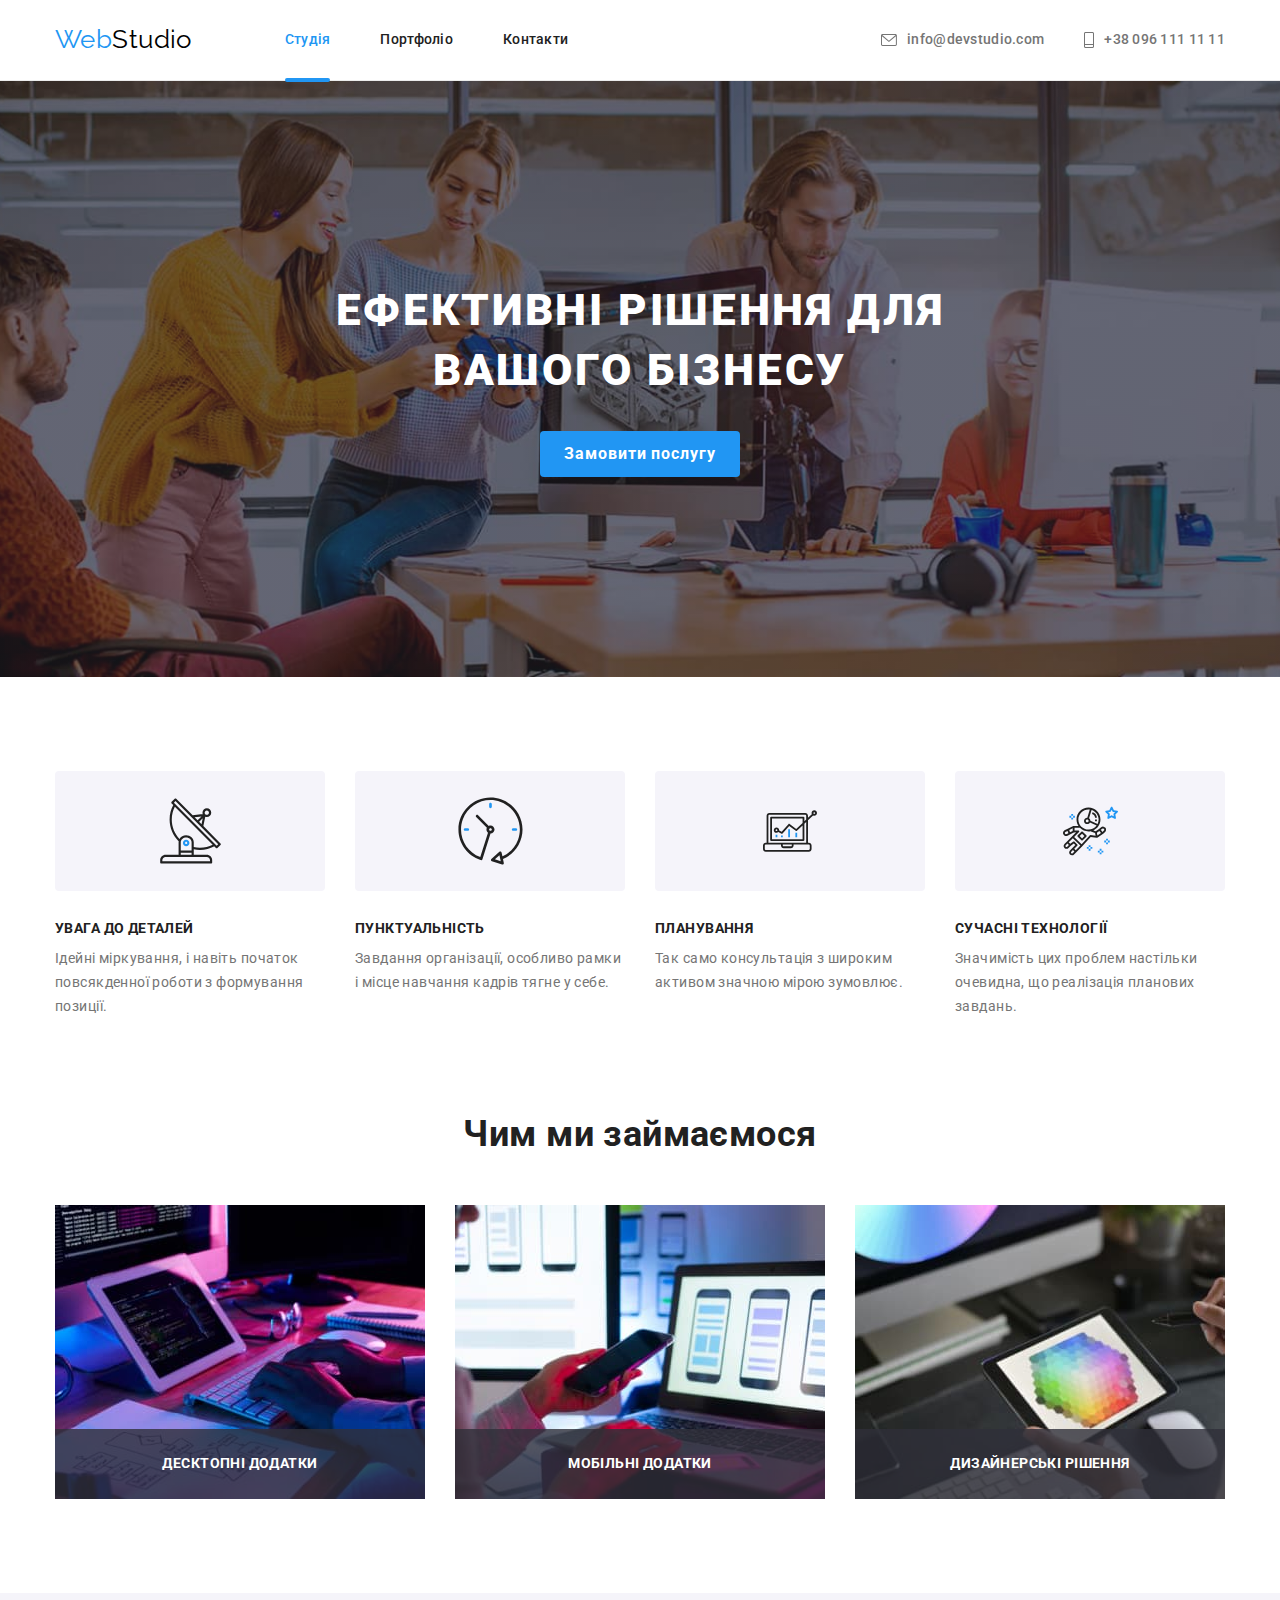
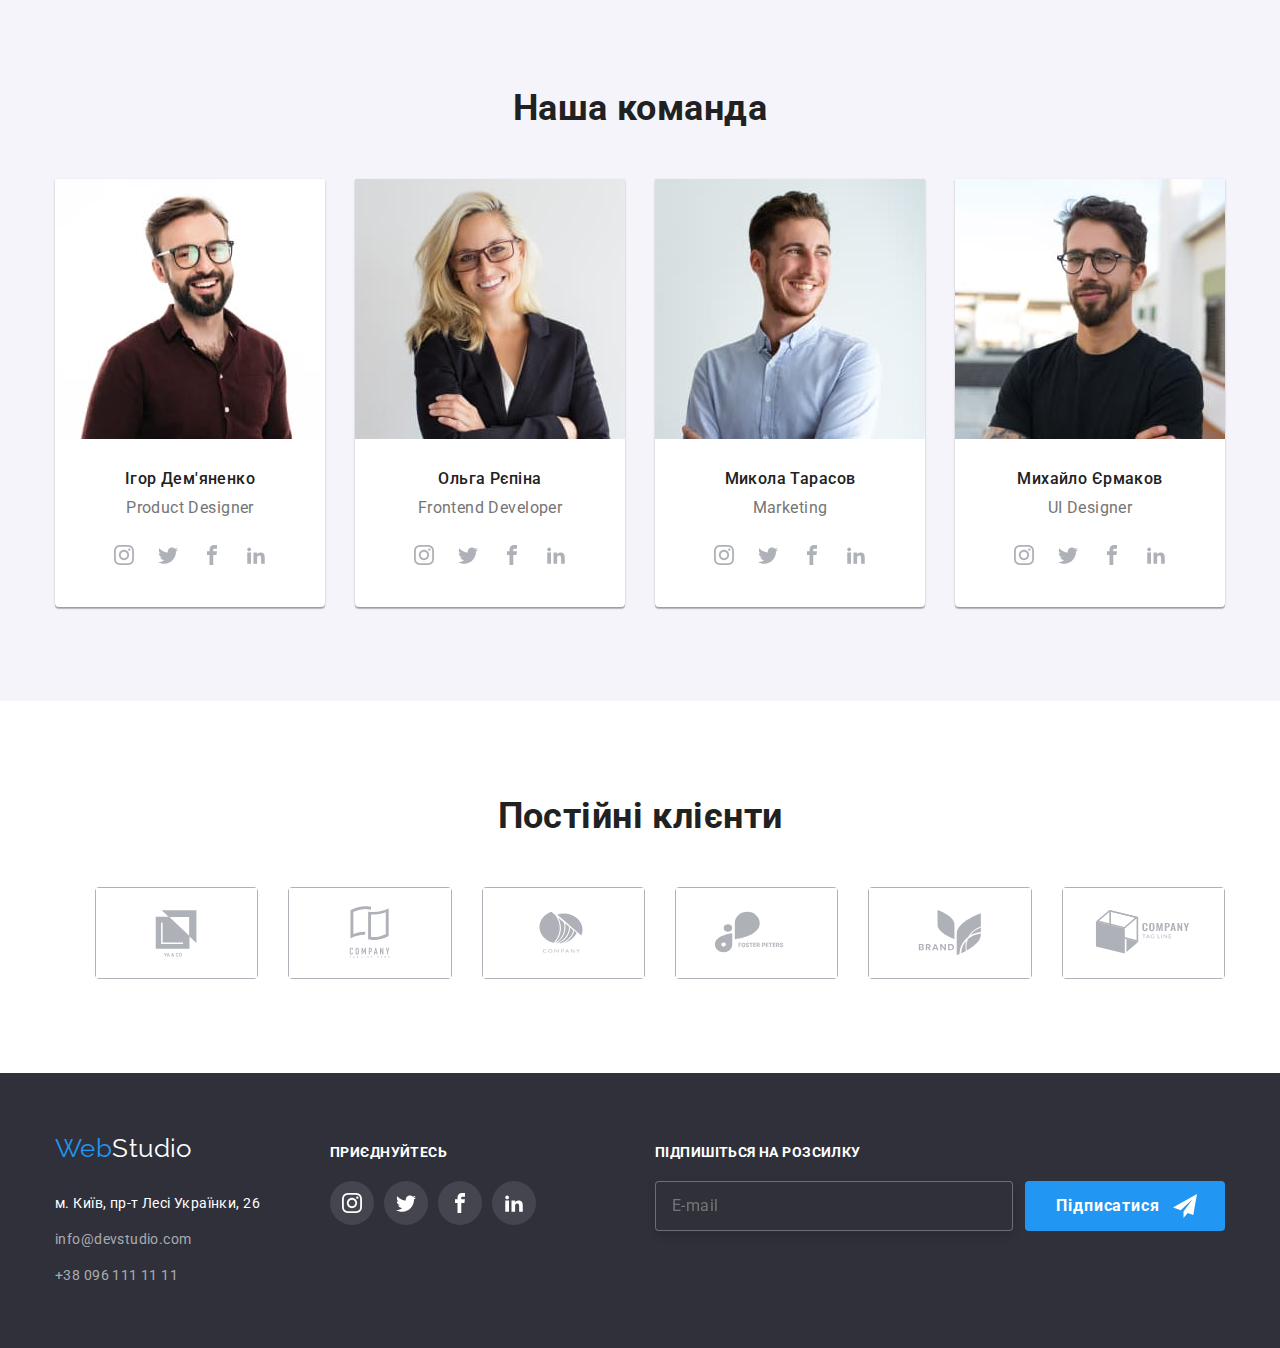
<file: index.html>
<!DOCTYPE html>
<html lang="uk">
<head>
    <meta charset="UTF-8">
    <meta http-equiv="X-UA-Compatible" content="IE=edge">
    <meta name="viewport" content="width=device-width, initial-scale=1.0">
    <title>WebStudio</title>
    <link rel="preconnect" href="https://fonts.googleapis.com">
    <link rel="preconnect" href="https://fonts.gstatic.com" crossorigin>
    <link href="https://fonts.googleapis.com/css2?family=Raleway:wght@700&family=Roboto:wght@400;500;700;900&display=swap"
        rel="stylesheet">
    <link rel="stylesheet" href="https://cdnjs.cloudflare.com/ajax/libs/modern-normalize/1.1.0/modern-normalize.min.css">
    
    <link rel="stylesheet" href="./css/main.min.css">
</head>
<body>
    <header class="header">
        <div class="container main-nav">
            <a href="/" class="logo link">Web<span class="logo__header">Studio</span></a>
    <nav class="navigation">
    <ul class="navigation__list list">
        <li class="navigation__item"><a href="/" class="navigation__link activ link">Студія</a></li>
        <li class="navigation__item"><a href="./portfolio.html" class="navigation__link link">Портфоліо</a></li>
        <li class="navigation__item"><a href="/" class="navigation__link link">Контакти</a></li>
    </ul>
    </nav>
    <ul class="contacts list">
        <li class="contacts__item">        
            <a href="mailto:info@devstudio.com" class="contacts__link link"><svg width="16" height="12" class="contacts__icons">
                <use href="./images/icomoon/icons.svg#icon-envelope-hover-1"></use>
            </svg>info@devstudio.com</a></li>
        
        <li class="contacts__item">        
            <a href="tel:+380961111111" class="contacts__link link"><svg width="10" height="16" class="contacts__icons">
                <use href="./images/icomoon/icons.svg#icon-Vector-4-1"></use>
            </svg>+38 096 111 11 11</a></li>
    </ul>
    </div>
    </header>
    <main>
        <section class="hero overlay">
           <div class="container">
                <h1 class="hero-title"> Ефективні рішення для вашого бізнесу</h1>
                <button type="button"  class="hero-button" data-modal-open>Замовити послугу</button>
            </div>
        </section>

        <section class=" features section">
            <div class="container">
            <ul class="features__list list">
                <li class="features__item"> 
                    <div class="features__box"><svg width="65" height="70" class="features__icons"><use href="./images/icomoon/icons.svg#icon-antenna">
                </use></svg>
                   </div>
                    <h3 class="features__title">УВАГА ДО ДЕТАЛЕЙ</h3>
                    <p class="features__text">Ідейні міркування, і навіть початок повсякденної роботи з формування позиції.</p>
                </li>
                <li class="features__item">
                    <div class="features__box"><svg width="67" height="70" class="features__icons"><use href="./images/icomoon/icons.svg#icon-clock">
                    </use></svg>
                    </div>
                    <h3 class="features__title">ПУНКТУАЛЬНІСТЬ</h3>
                    <p class="features__text">Завдання організації, особливо рамки і місце навчання кадрів тягне у себе.</p>
                </li>
                <li class="features__item">
                    <div class="features__box"><svg width="70" height="54" class="features__icons"><use href="./images/icomoon/icons.svg#icon-diagram">
                    </use></svg>
                    </div>
                    <h3 class="features__title">ПЛАНУВАННЯ</h3>
                    <p class="features__text">Так само консультація з широким активом значною мірою зумовлює.</p>
                </li>
                <li class="features__item">
                    <div class="features__box"><svg width="55" height="60" class="features__icons"><use href="./images/icomoon/icons.svg#icon-astronaut">
                    </use></svg>
                    </div>
                    <h3 class="features__title">СУЧАСНІ ТЕХНОЛОГІЇ</h3>
                    <p class="features__text">Значимість цих проблем настільки очевидна, що реалізація планових завдань.</p>
                </li>
            </ul>
            </div>
        </section>
        <section class="work section">
            <div class="container">
            <h2 class="work__title title">Чим ми займаємося</h2>
            <ul class="work__list list">
                <li class="work__item">
                    <div class="work__box"><img class="work__img" src="images/work1img.jpg" alt="Створення сайтів" width="370">
                    <p class="work__label">Десктопні додатки</p>
                    </div>
                </li>
                
                <li class="work__item">
                    <div class="work__box"><img class="work__img" src="images/work2img.jpg" alt="Створення додатків" width="370">
                    <p class="work__label">Мобільні додатки</p>
                    </div>
                </li> 
                
                <li class="work__item">
                    <div class="work__box"><img class="work__img" src="images/work3img.jpg" alt="Дизайн" width="370">
                    <p class="work__label">Дизайнерські рішення</p>
                    </div>
                </li>
            </ul>
            </div>
        </section>
        <section class="team section">
            <div class="container">
            <h2 class="team__title title">Наша команда</h2>
            <ul class="team__card-list list">
               <li class="team__card">
                   <img class="team__img" src="images/team1.jpg" alt="Ігор Дем'яненко" width="270">
                   <div class="team__card-end">
                   <h3 class="team__title">Ігор Дем'яненко</h3>
                   <p class="team__text">Product Designer</p>
                <ul class="team__soc-list list">
                    <li class="team__soc-items"><a href="#" class="team__soc-link link">
                        <svg width="20" height="20" class="team__soc-icons">
                        <use href="./images/icomoon/icons.svg#icon-instagram"></use>
                    </svg></a></li>
                    <li class="team__soc-items"><a href="#" class="team__soc-link link">
                        <svg width="20" height="20" class="team__soc-icons">
                        <use href="./images/icomoon/icons.svg#icon-twitter"></use>
                    </svg></a></li>
                    <li class="team__soc-items"><a href="#" class="team__soc-link link">
                        <svg width="20" height="20" class="team__soc-icons">
                        <use href="./images/icomoon/icons.svg#icon-facebook"></use>
                    </svg></a></li>
                    <li class="team__soc-items"><a href="#" class="team__soc-link link">
                        <svg width="20" height="20" class="team__soc-icons">
                        <use href="./images/icomoon/icons.svg#icon-linkedin"></use>
                    </svg></a></li>
            </ul>
            </div>
               </li>
               <li class="team__card">
                   <img class="team__img" src="images/team2.jpg" alt="Ольга Рєпіна" width="270">
                <div class="team__card-end">
                   <h3 class="team__title">Ольга Рєпіна</h3>
                <p class="team__text" >Frontend Developer</p>
                <ul class="team__soc-list list">
                    <li class="team__soc-items"><a href="#" class="team__soc-link link">
                        <svg width="20" height="20" class="team__soc-icons">
                        <use href="./images/icomoon/icons.svg#icon-instagram"></use>
                    </svg></a></li>
                    <li class="team__soc-items"><a href="#" class="team__soc-link link">
                        <svg width="20" height="20" class="team__soc-icons">
                        <use href="./images/icomoon/icons.svg#icon-twitter"></use>
                    </svg></a></li>
                    <li class="team__soc-items"><a href="#" class="team__soc-link link">
                        <svg width="20" height="20" class="team__soc-icons">
                        <use href="./images/icomoon/icons.svg#icon-facebook"></use>
                    </svg></a></li>                       
                    <li class="team__soc-items"><a href="#" class="team__soc-link link">
                        <svg width="20" height="20" class="team__soc-icons">
                        <use href="./images/icomoon/icons.svg#icon-linkedin"></use>
                    </svg></a></li>              
                 </ul>
            </div>
               </li>
               <li class="team__card">
                    <img class="team__img" src="images/team3.jpg" alt="Микола Тарасов" width="270">
                    <div class="team__card-end">  
                    <h3 class="team__title">Микола Тарасов</h3>
                    <p class="team__text">Marketing</p>
                    <ul class="team__soc-list list">
                        <li class="team__soc-items"><a href="#" class="team__soc-link link">
                            <svg width="20" height="20" class="team__soc-icons">
                            <use href="./images/icomoon/icons.svg#icon-instagram"></use>
                        </svg></a></li>
                        <li class="team__soc-items"><a href="#" class="team__soc-link link">
                            <svg width="20" height="20" class="team__soc-icons">
                            <use href="./images/icomoon/icons.svg#icon-twitter"></use>
                        </svg></a></li>
                        <li class="team__soc-items"><a href="#" class="team__soc-link link">
                            <svg width="20" height="20" class="team__soc-icons">
                            <use href="./images/icomoon/icons.svg#icon-facebook"></use>
                        </svg></a></li>
                        <li class="team__soc-items"><a href="#" class="team__soc-link link">
                            <svg width="20" height="20" class="team__soc-icons">
                            <use href="./images/icomoon/icons.svg#icon-linkedin"></use>
                        </svg></a></li>
                     </ul>
                    </div>
                </li>
                <li class="team__card">
                    <img class="team__img" src="images/team4.jpg" alt="Михайло Єрмаков" width="270">
                    <div class="team__card-end">
                    <h3 class="team__title">Михайло Єрмаков</h3>
                    <p class="team__text">UI Designer</p>
                    <ul class="team__soc-list list">
                        <li class="team__soc-items"><a href="#" class="team__soc-link link">
                            <svg width="20" height="20" class="team__soc-icons">
                            <use href="./images/icomoon/icons.svg#icon-instagram"></use>
                        </svg></a></li>
                        <li class="team__soc-items"><a href="#" class="team__soc-link link">
                            <svg width="20" height="20" class="team__soc-icons">
                            <use href="./images/icomoon/icons.svg#icon-twitter"></use>
                        </svg></a></li>
                        <li class="team__soc-items"><a href="#" class="team__soc-link link">
                            <svg width="20" height="20" class="team__soc-icons">
                            <use href="./images/icomoon/icons.svg#icon-facebook"></use>
                        </svg></a></li>
                        <li class="team__soc-items"><a href="#" class="team__soc-link link">
                            <svg width="20" height="20" class="team__soc-icons">
                            <use href="./images/icomoon/icons.svg#icon-linkedin"></use>
                        </svg></a></li>
                     </ul>
                    </div>
                </li>
            </ul>
            </div>
        </section>
        <section class="clients section">
            <div class="container">
            <h2 class="clients__title title">Постійні клієнти</h2>
            <ul class="clients__list">
                <li class="clients__items"><a href="#" class="clients__link"><svg width="106" height="60" class="clients-icons">
                    <use href="./images/icomoon/icons.svg#icon-Logo-1"></use>
                </svg></a></li>
                <li class="clients__items"><a href="#" class="clients__link"><svg width="106" height="60" class="clients-icons">
                    <use href="./images/icomoon/icons.svg#icon-Logo-2"></use>
                </svg></a></li>
                <li class="clients__items"><a href="#" class="clients__link"><svg width="106" height="60" class="clients-icons">
                    <use href="./images/icomoon/icons.svg#icon-Logo-3"></use>
                </svg></a></li>
                <li class="clients__items"><a href="#" class="clients__link"><svg width="106" height="60" class="clients-icons">
                    <use href="./images/icomoon/icons.svg#icon-Logo-4"></use>
                </svg></a></li>
                <li class="clients__items"><a href="#" class="clients__link"><svg width="106" height="60" class="clients-icons">
                    <use href="./images/icomoon/icons.svg#icon-Logo-5"></use>
                </svg></a></li>
                <li class="clients__items"><a href="#" class="clients__link"><svg width="106" height="60" class="clients-icons">
                    <use href="./images/icomoon/icons.svg#icon-Logo-6"></use>
                </svg></a></li>
            </ul>
            </div>
        </section>
    </main>
    <footer class="footer">
    <div class="container">
            <div class="footer-logo-box">
        <a href="/" class="logo footer link">Web<span class="logo__footer">Studio</span></a>
        <address>
         <ul class="footer-contact__list list">
           <li class="footer-contact__item"><a href="https://www.google.com/maps/d/viewer?mid=10uSM3H-mIU3GznYo2szRIEphczw&hl=en_US&ll=50.42732700000001%2C30.538092&z=17" class="footer__adress link">м. Київ, пр-т Лесі Українки, 26</a></li>
           <li class="footer-contact__item"><a href="mailto:info@devstudio.com" class="footer__mailto link">info@devstudio.com</a></li>
           <li class="footer-contact__item"><a href="tel:+380961111111" class="footer__tel link">+38 096 111 11 11</a></li>
         </ul>
        </address>
            </div>
            <div class="footer-soc-box">
            <p class="footer-soc__text">приєднуйтесь</p>
            <ul class="footer-soc__list list">
                <li class="footer-soc__items">
                    <a href="#" class="footer-soc__link link">
                        <svg width="20" height="20" class="footer-soc__icons">
                            <use href="./images/icomoon/icons.svg#icon-instagram"></use>
                        </svg>
                    </a>
                </li>
                <li class="footer-soc__items">
                    <a href="#" class="footer-soc__link link">
                        <svg width="20" height="20" class="footer-soc__icons">
                            <use href="./images/icomoon/icons.svg#icon-twitter"></use>
                        </svg>
                    </a>
                </li>
                <li class="footer-soc__items">
                    <a href="#" class="footer-soc__link link">
                        <svg width="20" height="20" class="footer-soc__icons">
                            <use href="./images/icomoon/icons.svg#icon-facebook"></use>
                        </svg>
                    </a>
                </li>
                <li class="footer-soc__items">
                    <a href="#" class="footer-soc__link link">
                        <svg width="20" height="20" class="footer-soc__icons">
                            <use href="./images/icomoon/icons.svg#icon-linkedin"></use>
                        </svg>
                    </a>
                </li>
            </ul>
            </div>
            <div class="footer-form-box">
                <p class="footer-form__text">Підпишіться на розсилку</p>
                <form action="footer-form" class="footer-form">
                    <div class="footer-form__sub">
                        <input type="email" class="footer-form__input" id="footer-mail" placeholder="E-mail">
                    </div>
                    <div class="footer-button">
                        <button type="submit" class="footer-btn">Підписатися
                            <svg width="24" height="24" class="footer-icons-btn">
                            <use href="./images/icomoon/icons.svg#icon-icon-send"></use>
                        </svg></button>
                    </div>
                </form> 
            </div>
       </div>
    </footer>

    <div class="backdrop is-hidden" data-modal>
        <div class="modal">
            <form action="form-modal">
                <p class="text-form">Залиште свої дані, ми вам передзвонимо</p>
                <div class="form-field">
                    <label for="name" class="form-label"> Ім'я</label>
               <div class="form-icons"><input type="text" class="form-input" name="name" id="name" required>
                <svg  width="18" height="18" class="name-icons">
                    <use href="./images/icomoon/icons.svg#icon-person-black"></use>
                </svg>
                
                </div> 
                </div>
               
                <div class="form-field">
                    <label for="tell" class="form-label">Телефон</label>
                    <div class="form-icons"><input type="tel" class="form-input" name="tell" id="tell" required>
                        <svg  width="18" height="18" class="name-icons">
                            <use href="./images/icomoon/icons.svg#icon-phone-black"></use>
                        </svg>
                </div></div>
                
                <div class="form-field">
                    <label for="mail" class="form-label">Пошта</label>
                    <div class="form-icons"><input type="email" class="form-input" name="mail" id="mail" required>
                        <svg  width="18" height="18" class="name-icons">
                            <use href="./images/icomoon/icons.svg#icon-email-black"></use>
                        </svg>
                
            </div></div>

                <div class="form-field coment"><label for="coment" class="form-label">Коментар</label>
                    <textarea name="coment" class="text-coment" id="coment" placeholder="Введіть текст"></textarea>
                </div>
                

                <div class="group">
                    <input type="checkbox"  name="mailing"  id="mailing" class="input-group visually-hidden">
                    
                    <label for="mailing" class="group-label"><span class="check-group">
                        <svg width="11" height="8" class="check-group-icons">
                            <use href="./images/icomoon/icons.svg#icon-Vector"></use>
                        </svg>
                    </span>Погоджуюся з розсилкою та приймаю
                    <a href="/" class="group-link">Умови договору</a></label>
                 </div> 
                 <div class="btn-form-box"><button class="btn-form" type="submit">Відправити</button></div> 
                
                
                
            </form>
            <button class="btn-modal" data-modal-close>

                <svg width="18" height="18" class="hero-icons">
                    <use href="./images/icomoon/icons.svg#icon-close-black">
                    </use>
                </svg>
            </button>
        </div>
        </div>
    <script src="./js/modal.js"></script>
</body>
</html>
</file>
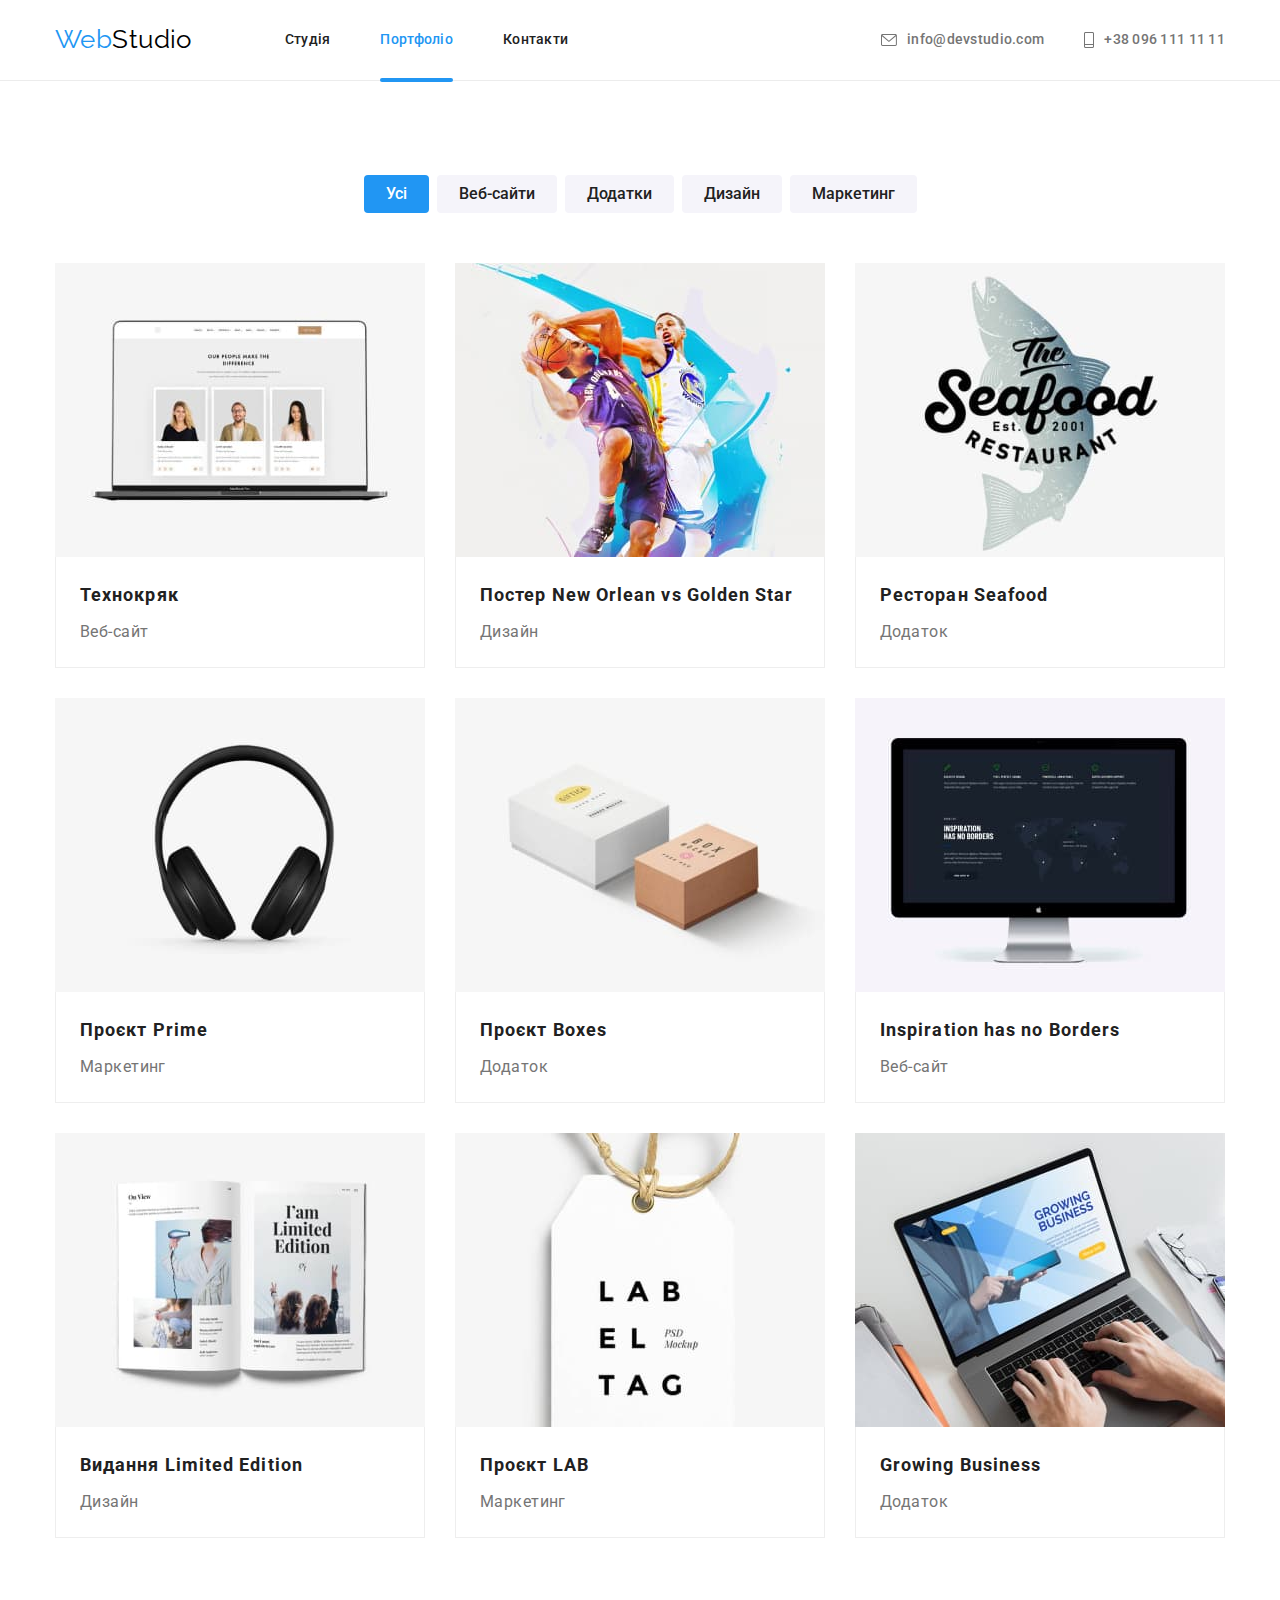
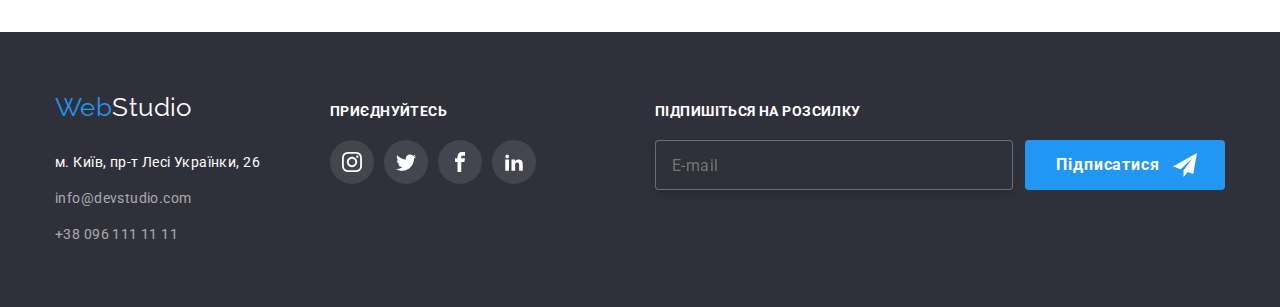
<file: portfolio.html>
<!DOCTYPE html>
<html lang="uk">
<head>
    <meta charset="UTF-8">
    <meta http-equiv="X-UA-Compatible" content="IE=edge">
    <meta name="viewport" content="width=device-width, initial-scale=1.0">
    <title>WebStudio</title>
    <link rel="preconnect" href="https://fonts.googleapis.com">
    <link rel="preconnect" href="https://fonts.gstatic.com" crossorigin>
    <link href="https://fonts.googleapis.com/css2?family=Raleway:wght@700&family=Roboto:wght@400;500;700&display=swap"
        rel="stylesheet">
    <link rel="stylesheet" href="https://cdnjs.cloudflare.com/ajax/libs/modern-normalize/1.1.0/modern-normalize.min.css">    
    
    <link rel="stylesheet" href="./css/main.min.css">
</head>
<body>
    <header class="header">
        <div class="container main-nav">
       <a href="/" class="logo link">Web<span class="logo__header">Studio</span></a>
    <nav class="navigation">
    <ul class="navigation__list list">
        <li class="navigation__item"><a href="/" class="navigation__link  link">Студія</a></li>
        <li class="navigation__item"><a href="./portfolio.html" class="navigation__link activ link">Портфоліо</a></li>
        <li class="navigation__item"><a href="/" class="navigation__link link">Контакти</a></li>
    </ul>
    </nav>
    <ul class="contacts list">
        <li class="contacts__item">        
            <a href="mailto:info@devstudio.com" class="contacts__link link"><svg width="16" height="12" class="contacts__icons">
                <use href="./images/icomoon/icons.svg#icon-envelope-hover-1"></use>
            </svg>info@devstudio.com</a></li>
        
        <li class="contacts__item">        
            <a href="tel:+380961111111" class="contacts__link link"><svg width="10" height="16" class="contacts__icons">
                <use href="./images/icomoon/icons.svg#icon-Vector-4-1"></use>
            </svg>+38 096 111 11 11</a></li>
    </ul>
    </div>
    </header>
    <main>
        <section class="portfolio section">
            <div class="container">      
            <ul class="filter__list list">
                <li class="filter__item"><button type="button" class="filter__button activ">Усі</button></li>
                <li class="filter__item"><button type="button" class="filter__button">Веб-сайти</button></li>
                <li class="filter__item"><button type="button" class="filter__button">Додатки</button></li>
                <li class="filter__item"><button type="button" class="filter__button">Дизайн</button></li>
                <li class="filter__item"><button type="button" class="filter__button">Маркетинг</button></li> 
            </ul>
            <ul class="projects__list list">
                <li class="projects__item">
                    <div class="projects__box"><a href="" class="projects__link link"><img class="projects__img" src="images/portfolio1.jpg" alt="Портфоліо Веб-сайт" width="370">
                    <p class="overlay__projects">Ресурс пропонує комплексні пропозиції з різним рівнем функціоналу та сервісів. Все це дозволить відвідувачу отримати вичерпні відомості про компанію чи приватну особу.</p>
                </a></div>
                    <div class="projects__end">
                    <h3 class="projects__title">Технокряк</h3>
                    <p class="projects__text">Веб-сайт</p>
                </div>
                    
                </li>
                <li class="projects__item">
                    <div class="projects__box"><a href="" class="projects__link link"><img class="projects__img" src="images/portfolio2.jpg" alt="Портфоліо Дизайн" width="370">
                    <p class="overlay__projects">Ресурс пропонує комплексні пропозиції з різним рівнем функціоналу та сервісів. Все це дозволить відвідувачу отримати вичерпні відомості про компанію чи приватну особу.</p>
                </a> </div>
                    <div class="projects__end">
                    <h3 class="projects__title">Постер New Orlean vs Golden Star</h3>
                    <p class="projects__text">Дизайн</p>
                </div>
                    
                </li>
                <li class="projects__item">
                    <div class="projects__box"><a href="" class="projects__link link"><img class="projects__img" src="images/portfolio3.jpg" alt="Портфоліо Додаток" width="370">
                    <p class="overlay__projects">Ресурс пропонує комплексні пропозиції з різним рівнем функціоналу та сервісів. Все це дозволить відвідувачу отримати вичерпні відомості про компанію чи приватну особу.</p>
                   </a></div>
                    <div class="projects__end">
                    <h3 class="projects__title">Ресторан Seafood</h3>
                    <p class="projects__text">Додаток</p>
                </div>
                    
                </li>
                <li class="projects__item">
                    <div class="projects__box"><a href="" class="projects__link link"><img class="projects__img" src="images/portfolio4.jpg" alt="Портфоліо Маркетинг" width="370">
                    <p class="overlay__projects">Ресурс пропонує комплексні пропозиції з різним рівнем функціоналу та сервісів. Все це дозволить відвідувачу отримати вичерпні відомості про компанію чи приватну особу.</p>
                    </a></div>
                    <div class="projects__end">
                    <h3 class="projects__title">Проєкт Prime</h3>
                    <p class="projects__text">Маркетинг</p>
                </div>
                    
                </li>
                <li class="projects__item">
                    <div class="projects__box"><a href="" class="projects__link link"><img class="projects__img" src="images/portfolio5.jpg" alt=" Портфоліо Додаток" width="370">
                    <p class="overlay__projects">Ресурс пропонує комплексні пропозиції з різним рівнем функціоналу та сервісів. Все це дозволить відвідувачу отримати вичерпні відомості про компанію чи приватну особу.</p>
                    </a></div>
                    <div class="projects__end">
                    <h3 class="projects__title">Проєкт Boxes</h3>
                    <p class="projects__text">Додаток</p>
                </div>
                    
                </li>
                <li class="projects__item">
                    <div class="projects__box"><a href="" class="projects__link link"><img class="projects__img" src="images/portfolio6.jpg" alt="Портфоліо Веб-сайт" width="370">
                    <p class="overlay__projects">Ресурс пропонує комплексні пропозиції з різним рівнем функціоналу та сервісів. Все це дозволить відвідувачу отримати вичерпні відомості про компанію чи приватну особу.</p>
                    </a></div>
                    <div class="projects__end">
                    <h3 class="projects__title">Inspiration has no Borders</h3>
                    <p class="projects__text">Веб-сайт</p>
                </div>
                    
                </li>
                <li class="projects__item">
                    <div class="projects__box"><a href="" class="projects__link link"><img class="projects__img" src="images/portfolio7.jpg" alt="Портфоліо Дизайн" width="370">
                    <p class="overlay__projects">Ресурс пропонує комплексні пропозиції з різним рівнем функціоналу та сервісів. Все це дозволить відвідувачу отримати вичерпні відомості про компанію чи приватну особу.</p>
                    </a></div>
                    <div class="projects__end">
                    <h3 class="projects__title">Видання Limited Edition</h3>
                    <p class="projects__text">Дизайн</p>
                </div>
                  
                </li>
                <li class="projects__item">
                    <div class="projects__box"><a href="" class="projects__link link"><img class="projects__img" src="images/portfolio8.jpg" alt="Портфоліо Маркетинг" width="370">
                    <p class="overlay__projects">Ресурс пропонує комплексні пропозиції з різним рівнем функціоналу та сервісів. Все це дозволить відвідувачу отримати вичерпні відомості про компанію чи приватну особу.</p>
                    </a></div>
                    <div class="projects__end">
                    <h3 class="projects__title">Проєкт LAB</h3>
                    <p class="projects__text">Маркетинг</p>
                </div>
                    
                </li>
                <li class="projects__item">
                    <div class="projects__box"><a href="" class="projects__link link"><img class="projects__img" src="images/portfolio9.jpg" alt="Портфоліо Додаток" width="370">
                    <p class="overlay__projects">Ресурс пропонує комплексні пропозиції з різним рівнем функціоналу та сервісів. Все це дозволить відвідувачу отримати вичерпні відомості про компанію чи приватну особу.</p>
                    </a></div>
                    <div class="projects__end">
                    <h3 class="projects__title">Growing Business</h3>
                    <p class="projects__text">Додаток</p>
                </div>
                    
            </ul>
            </div>
        </section>
    </main>
    <footer class="footer">
        <div class="container">
                <div class="footer-logo-box">
            <a href="/" class="logo footer link">Web<span class="logo__footer">Studio</span></a>
            <address>
             <ul class="footer-contact__list list">
               <li class="footer-contact__item"><a href="https://www.google.com/maps/d/viewer?mid=10uSM3H-mIU3GznYo2szRIEphczw&hl=en_US&ll=50.42732700000001%2C30.538092&z=17" class="footer__adress link">м. Київ, пр-т Лесі Українки, 26</a></li>
               <li class="footer-contact__item"><a href="mailto:info@devstudio.com" class="footer__mailto link">info@devstudio.com</a></li>
               <li class="footer-contact__item"><a href="tel:+380961111111" class="footer__tel link">+38 096 111 11 11</a></li>
             </ul>
            </address>
                </div>
                <div class="footer-soc-box">
                <p class="footer-soc__text">приєднуйтесь</p>
                <ul class="footer-soc__list list">
                    <li class="footer-soc__items">
                        <a href="#" class="footer-soc__link link">
                            <svg width="20" height="20" class="footer-soc__icons">
                                <use href="./images/icomoon/icons.svg#icon-instagram"></use>
                            </svg>
                        </a>
                    </li>
                    <li class="footer-soc__items">
                        <a href="#" class="footer-soc__link link">
                            <svg width="20" height="20" class="footer-soc__icons">
                                <use href="./images/icomoon/icons.svg#icon-twitter"></use>
                            </svg>
                        </a>
                    </li>
                    <li class="footer-soc__items">
                        <a href="#" class="footer-soc__link link">
                            <svg width="20" height="20" class="footer-soc__icons">
                                <use href="./images/icomoon/icons.svg#icon-facebook"></use>
                            </svg>
                        </a>
                    </li>
                    <li class="footer-soc__items">
                        <a href="#" class="footer-soc__link link">
                            <svg width="20" height="20" class="footer-soc__icons">
                                <use href="./images/icomoon/icons.svg#icon-linkedin"></use>
                            </svg>
                        </a>
                    </li>
                </ul>
                </div>
                <div class="footer-form-box">
                    <p class="footer-form__text">Підпишіться на розсилку</p>
                    <form action="footer-form" class="footer-form">
                        <div class="footer-form__sub">
                            <input type="email" class="footer-form__input" id="footer-mail" placeholder="E-mail">
                        </div>
                        <div class="footer-button">
                            <button type="submit" class="footer-btn">Підписатися
                                <svg width="24" height="24" class="footer-icons-btn">
                                <use href="./images/icomoon/icons.svg#icon-icon-send"></use>
                            </svg></button>
                        </div>
                    </form> 
                </div>
           </div>
        </footer>
  </body>
  </html>
</file>
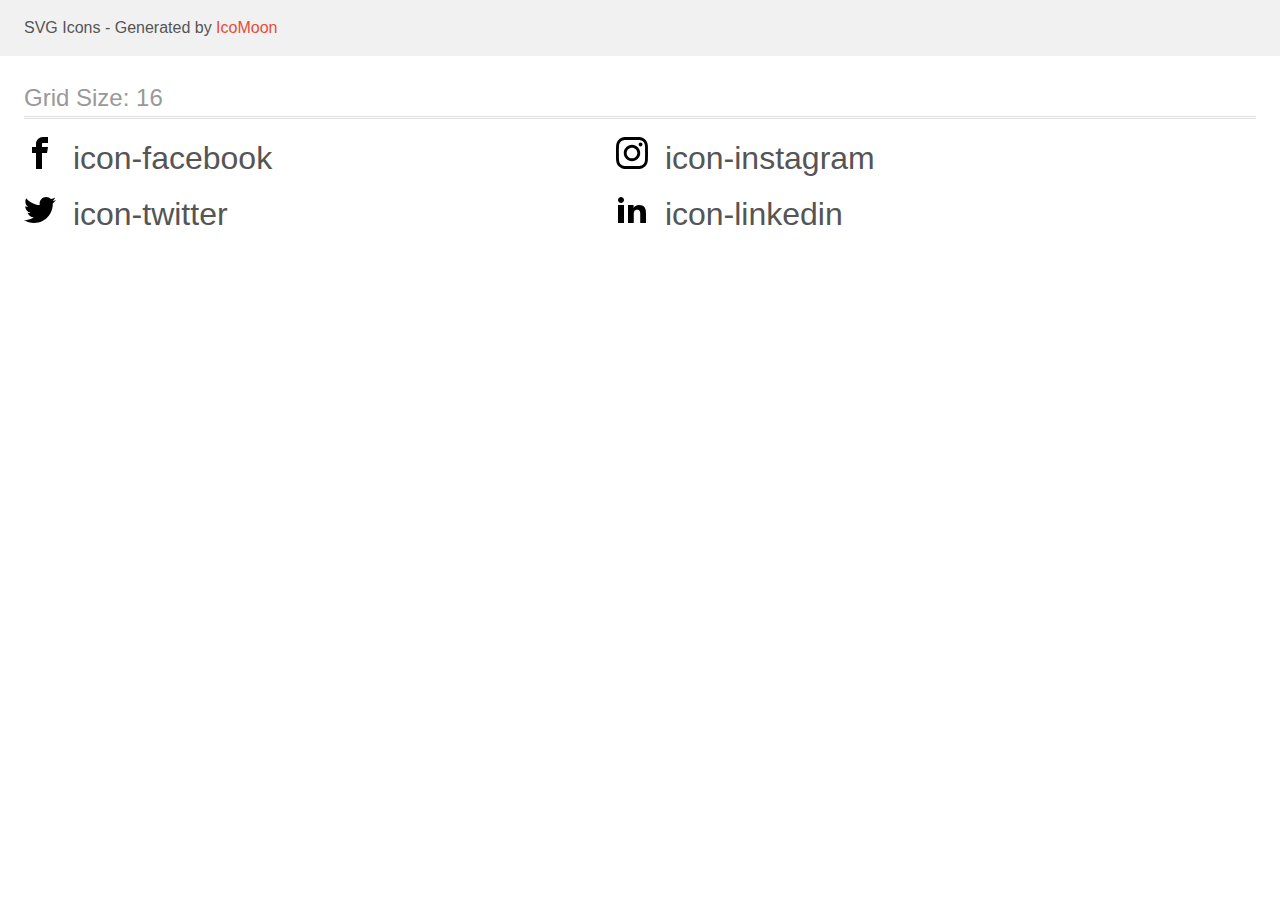
<file: images/icomoon/demo.html>
<!doctype html>
<html>
<head>
    <title>IcoMoon - SVG Icons</title>
    <meta charset="utf-8">
    <meta name="viewport" content="width=device-width, initial-scale=1">
    <link rel="stylesheet" href="demo-files/demo.css">
    <link rel="stylesheet" href="style.css">
</head>
<body>
<svg aria-hidden="true" style="position: absolute; width: 0; height: 0; overflow: hidden;" version="1.1" xmlns="http://www.w3.org/2000/svg" xmlns:xlink="http://www.w3.org/1999/xlink">
<defs>
<symbol id="icon-facebook" viewBox="0 0 32 32">
<path d="M19 6h5v-6h-5c-3.86 0-7 3.14-7 7v3h-4v6h4v16h6v-16h5l1-6h-6v-3c0-0.542 0.458-1 1-1z"></path>
</symbol>
<symbol id="icon-instagram" viewBox="0 0 32 32">
<path d="M16 2.881c4.275 0 4.781 0.019 6.462 0.094 1.563 0.069 2.406 0.331 2.969 0.55 0.744 0.288 1.281 0.638 1.837 1.194 0.563 0.563 0.906 1.094 1.2 1.838 0.219 0.563 0.481 1.412 0.55 2.969 0.075 1.688 0.094 2.194 0.094 6.463s-0.019 4.781-0.094 6.463c-0.069 1.563-0.331 2.406-0.55 2.969-0.288 0.744-0.637 1.281-1.194 1.837-0.563 0.563-1.094 0.906-1.837 1.2-0.563 0.219-1.413 0.481-2.969 0.55-1.688 0.075-2.194 0.094-6.463 0.094s-4.781-0.019-6.463-0.094c-1.563-0.069-2.406-0.331-2.969-0.55-0.744-0.288-1.281-0.637-1.838-1.194-0.563-0.563-0.906-1.094-1.2-1.837-0.219-0.563-0.481-1.413-0.55-2.969-0.075-1.688-0.094-2.194-0.094-6.463s0.019-4.781 0.094-6.463c0.069-1.563 0.331-2.406 0.55-2.969 0.288-0.744 0.638-1.281 1.194-1.838 0.563-0.563 1.094-0.906 1.838-1.2 0.563-0.219 1.412-0.481 2.969-0.55 1.681-0.075 2.188-0.094 6.463-0.094zM16 0c-4.344 0-4.887 0.019-6.594 0.094-1.7 0.075-2.869 0.35-3.881 0.744-1.056 0.412-1.95 0.956-2.837 1.85-0.894 0.888-1.438 1.781-1.85 2.831-0.394 1.019-0.669 2.181-0.744 3.881-0.075 1.713-0.094 2.256-0.094 6.6s0.019 4.887 0.094 6.594c0.075 1.7 0.35 2.869 0.744 3.881 0.413 1.056 0.956 1.95 1.85 2.837 0.887 0.887 1.781 1.438 2.831 1.844 1.019 0.394 2.181 0.669 3.881 0.744 1.706 0.075 2.25 0.094 6.594 0.094s4.888-0.019 6.594-0.094c1.7-0.075 2.869-0.35 3.881-0.744 1.050-0.406 1.944-0.956 2.831-1.844s1.438-1.781 1.844-2.831c0.394-1.019 0.669-2.181 0.744-3.881 0.075-1.706 0.094-2.25 0.094-6.594s-0.019-4.887-0.094-6.594c-0.075-1.7-0.35-2.869-0.744-3.881-0.394-1.063-0.938-1.956-1.831-2.844-0.887-0.887-1.781-1.438-2.831-1.844-1.019-0.394-2.181-0.669-3.881-0.744-1.712-0.081-2.256-0.1-6.6-0.1v0z"></path>
<path d="M16 7.781c-4.537 0-8.219 3.681-8.219 8.219s3.681 8.219 8.219 8.219 8.219-3.681 8.219-8.219c0-4.537-3.681-8.219-8.219-8.219zM16 21.331c-2.944 0-5.331-2.387-5.331-5.331s2.387-5.331 5.331-5.331c2.944 0 5.331 2.387 5.331 5.331s-2.387 5.331-5.331 5.331z"></path>
<path d="M26.462 7.456c0 1.060-0.859 1.919-1.919 1.919s-1.919-0.859-1.919-1.919c0-1.060 0.859-1.919 1.919-1.919s1.919 0.859 1.919 1.919z"></path>
</symbol>
<symbol id="icon-twitter" viewBox="0 0 32 32">
<path d="M32 7.075c-1.175 0.525-2.444 0.875-3.769 1.031 1.356-0.813 2.394-2.1 2.887-3.631-1.269 0.75-2.675 1.3-4.169 1.594-1.2-1.275-2.906-2.069-4.794-2.069-3.625 0-6.563 2.938-6.563 6.563 0 0.512 0.056 1.012 0.169 1.494-5.456-0.275-10.294-2.888-13.531-6.862-0.563 0.969-0.887 2.1-0.887 3.3 0 2.275 1.156 4.287 2.919 5.463-1.075-0.031-2.087-0.331-2.975-0.819 0 0.025 0 0.056 0 0.081 0 3.181 2.263 5.838 5.269 6.437-0.55 0.15-1.131 0.231-1.731 0.231-0.425 0-0.831-0.044-1.237-0.119 0.838 2.606 3.263 4.506 6.131 4.563-2.25 1.762-5.075 2.813-8.156 2.813-0.531 0-1.050-0.031-1.569-0.094 2.913 1.869 6.362 2.95 10.069 2.95 12.075 0 18.681-10.006 18.681-18.681 0-0.287-0.006-0.569-0.019-0.85 1.281-0.919 2.394-2.075 3.275-3.394z"></path>
</symbol>
<symbol id="icon-linkedin" viewBox="0 0 32 32">
<path d="M12 12h5.535v2.837h0.079c0.77-1.381 2.655-2.837 5.464-2.837 5.842 0 6.922 3.637 6.922 8.367v9.633h-5.769v-8.54c0-2.037-0.042-4.657-3.001-4.657-3.005 0-3.463 2.218-3.463 4.509v8.688h-5.767v-18z"></path>
<path d="M2 12h6v18h-6v-18z"></path>
<path d="M8 7c0 1.657-1.343 3-3 3s-3-1.343-3-3c0-1.657 1.343-3 3-3s3 1.343 3 3z"></path>
</symbol>
</defs>
</svg>

<header class="bgc1 clearfix">
<div class="mhl">
    <p>SVG Icons - Generated by <a href="https://icomoon.io/app">IcoMoon</a></p>
</div>
</header>
    <div class="clearfix mhl ptl">
        <h1 class="mvm mtn fgc1">Grid Size: 16</h1>
        <div class="glyph fs1">
            <div class="clearfix pbs">
                <svg class="icon icon-facebook"><use xlink:href="#icon-facebook"></use></svg><span class="name"> icon-facebook</span>
            </div>
        </div>
        <div class="glyph fs1">
            <div class="clearfix pbs">
                <svg class="icon icon-instagram"><use xlink:href="#icon-instagram"></use></svg><span class="name"> icon-instagram</span>
            </div>
        </div>
        <div class="glyph fs1">
            <div class="clearfix pbs">
                <svg class="icon icon-twitter"><use xlink:href="#icon-twitter"></use></svg><span class="name"> icon-twitter</span>
            </div>
        </div>
        <div class="glyph fs1">
            <div class="clearfix pbs">
                <svg class="icon icon-linkedin"><use xlink:href="#icon-linkedin"></use></svg><span class="name"> icon-linkedin</span>
            </div>
        </div>
  </div>
<script defer src="svgxuse.js"></script>
</body>
</html>
</file>
<file: images/icomoon/demo-files/demo.css>
body {
  padding: 0;
  margin: 0;
  font-family: sans-serif;
  font-size: 1em;
  line-height: 1.5;
  color: #555;
  background: #fff;
}
h1 {
  font-size: 1.5em;
  font-weight: normal;
  box-shadow: 0 1px #ddd, 0 2px #fff, 0 3px #ddd;
}
small {
  font-size: .66666667em;
}
a {
  color: #e74c3c;
  text-decoration: none;
}
a:hover, a:focus {
  box-shadow: 0 1px #e74c3c;
}
.bshadow0, input {
  box-shadow: inset 0 -2px #e7e7e7;
}
input:hover {
  box-shadow: inset 0 -2px #ccc;
}
input, fieldset {
  font-size: 1em;
  margin: 0;
  padding: 0;
  border: 0;
}
input {
  color: inherit;
  line-height: 1.5;
  height: 1.5em;
  padding: .25em 0;
}
input:focus {
  outline: none;
  box-shadow: inset 0 -2px #449fdb;
}
.glyph {
  font-size: 16px;
  margin-right: 1.5em;
  float: left;
  width: 17em;
}
svg {
  color: #000;
}
.liga {
  width: 80%;
  width: calc(100% - 2.5em);
}
.talign-right {
  text-align: right;
}
.talign-center {
  text-align: center;
}
.bgc1 {
  background: #f1f1f1;
}
.fgc0 {
  color: #000;
}
.fgc1 {
  color: #999;
}
p {
  margin-top: 1em;
  margin-bottom: 1em;
}
.mvm {
  margin-top: .75em;
  margin-bottom: .75em;
}
.mtn {
  margin-top: 0;
}
.mtl, .mal {
  margin-top: 1.5em;
}
.mbl, .mal {
  margin-bottom: 1.5em;
}
.mal, .mhl {
  margin-left: 1.5em;
  margin-right: 1.5em;
}
.mhmm {
  margin-left: 1em;
  margin-right: 1em;
}
.ptl {
  padding-top: 1.5em;
}
.pbs, .pvs {
  padding-bottom: .25em;
}
.pvs, .pts {
  padding-top: .25em;
}
.unit {
  float: left;
}
.unitRight {
  float: right;
}
.size1of2 {
  width: 50%;
}
.size1of1 {
  width: 100%;
}
.clearfix:before, .clearfix:after {
  content: " ";
  display: table;
}
.clearfix:after {
  clear: both;
}
.hidden-true {
  display: none;
}
.textbox0 {
  width: 3em;
  background: #f1f1f1;
  padding: .25em .5em;
  line-height: 1.5;
  height: 1.5em;
}
.fs0 {
  font-size: 16px;
}
.fs1 {
  font-size: 32px;
}
.name {
  margin-left: .25em;
}
</file>
<file: images/icomoon/style.css>
.icon {
  display: inline-block;
  width: 1em;
  height: 1em;
  stroke-width: 0;
  stroke: currentColor;
  fill: currentColor;
}

/* ==========================================
Single-colored icons can be modified like so:
.icon-name {
  font-size: 32px;
  color: red;
}
========================================== */
</file>
<file: css/main.min.css>
html{box-sizing:border-box}*,*::before *::after{box-sizing:inherit}.link{text-decoration:none;color:var(--title-text-color);font-style:normal;transition:250ms cubic-bezier(0.4, 0, 0.2, 1)}.list{padding:0px;margin:0px;list-style:none}.list .link:hover,.list .link:focus{color:var(--accent-color)}:root{--primary-text-color: #757575;--title-text-color:#212121;--accent-color:#2196F3;--primary-bg-color:#FFFFFF;--logo-color:#000000;--secondary-bg-color:#2F303A}body{font-family:"Roboto",sans-serif;font-size:14px;letter-spacing:.03em;background-color:var(--primary-bg-color);color:var(--title-text-color)}.container{margin-right:auto;margin-left:auto;width:1200px;padding-left:15px;padding-right:15px}.logo,.logo__header{padding-top:24px;padding-bottom:25px}.logo{font-family:"Raleway";font-size:26px;line-height:1.19;color:var(--accent-color)}.logo:hover,.logo:focus{color:var(--accent-color)}.logo__header{color:var(--logo-color)}.header{border-bottom-width:1px;border-bottom-style:solid;border-bottom-color:#ececec}.main-nav{display:flex;align-items:center}.navigation__list{font-weight:500;display:flex;margin-left:93px}.activ,.navigation__link,.contacts__link{display:block;padding-top:32px;padding-bottom:32px}.navigation__list .navigation__item:not(:last-child){margin-right:50px}.activ{position:relative;color:var(--accent-color)}.activ.link::after{content:"";position:absolute;left:0;bottom:-2px;width:100%;height:4px;background:var(--accent-color);border-radius:2px}.activ.link{text-decoration:none;font-size:14px;line-height:1.14;letter-spacing:.02em;color:var(--accent-color);background-color:var(--primary-bg-color)}.navigation .link{font-weight:500;font-size:14px;line-height:1.14;letter-spacing:.02em}.contacts{display:flex;margin-left:auto;font-weight:500}.contacts .contacts__item:not(:last-child){margin-right:40px}.navigation__item{display:flex;align-items:center}.contacts__icons{fill:currentColor;margin-right:10px}.contacts__link{display:flex;align-items:center;font-weight:500;line-height:1.14;letter-spacing:.02em;color:var(--primary-text-color)}.contacts__link:hover,.contacts__linkk:focus{fill:var(--accent-color)}.hero{padding:200px 0px;text-align:center;background:var(--secondary-bg-color)}.overlay{max-width:1600px;margin-right:auto;margin-left:auto;background-image:linear-gradient(to right, rgba(47, 48, 58, 0.4), rgba(47, 48, 58, 0.4)),url(../images/hero-img.jpg);background-repeat:no-repeat;background-position:center;background-size:cover}.hero-title{margin-top:0px;margin-bottom:30px;width:696px;margin-right:auto;margin-left:auto;font-weight:900;font-size:44px;line-height:1.36;letter-spacing:.06em;text-transform:uppercase;color:var(--primary-bg-color)}.hero-button{margin-top:0px;border-radius:4px;padding:8px 22px;display:inline-block;min-width:200px;cursor:pointer;font-family:inherit;font-weight:700;font-size:16px;line-height:1.88;align-items:center;text-align:center;letter-spacing:.06em;background:var(--accent-color);color:var(--primary-bg-color);border:none;transition:250ms cubic-bezier(0.4, 0, 0.2, 1)}.hero-button:hover,.hero-button:focus{color:var(--accent-color);background-color:var(--primary-bg-color)}.backdrop{position:fixed;background:rgba(0,0,0,.2);top:0;left:0;width:100%;height:100%;transition:1500ms cubic-bezier(0.4, 0, 0.2, 1);z-index:2}.modal{display:block;position:absolute;width:528px;top:50%;left:50%;transform:translate(-50%, -50%);background-color:var(--primary-bg-color);padding:40px}.backdrop.is-hidden{opacity:0;pointer-events:none}.btn-modal{display:flex;align-items:center;position:absolute;padding:0;top:8px;right:8px;cursor:pointer;fill:#000;background:var(--primary-bg-color);border:1px solid rgba(0,0,0,.1);border-radius:50%;transition:250ms cubic-bezier(0.4, 0, 0.2, 1)}.btn-modal:hover,.btn-modal:focus{fill:var(--accent-color)}.features__list{display:flex}.features__item:not(:last-child){margin-right:30px}.features__box{display:flex;align-items:center;justify-content:center;contain:"";margin-bottom:30px;width:270px;height:120px;background:#f5f4fa;border-radius:4px}.features__title{margin-top:0px;margin-bottom:10px;font-weight:700;font-size:14px;line-height:1.14;text-transform:uppercase;color:var(--title-text-color)}.features__text{margin-top:0px;margin-bottom:0px;line-height:1.71;color:var(--primary-text-color)}.work.section{padding-top:0px}.work__list{display:flex;justify-content:center}.work__list .work__item{width:370px}.work__list .work__item:not(:last-child){margin-right:30px}.work__title,.clients__title{margin-top:0px;margin-bottom:50px}.work .title,.team .title,.clients .title{font-weight:700;font-size:36px;line-height:1.17;text-align:center;color:var(--title-text-color)}.work__img{display:block;max-width:100%;height:auto}.work__box{position:relative;overflow:hidden}.work__label{display:flex;align-items:center;justify-content:center;width:370px;height:70px;position:absolute;background:rgba(47,48,58,.8);left:0;bottom:0;margin-top:0;margin-bottom:0;width:100%;font-weight:700;line-height:1.14;text-transform:uppercase;color:var(--primary-bg-color)}.team__title{margin-top:0px;margin-bottom:10px}.team__title.title{margin-top:0px;margin-bottom:50px}.team__text{margin-top:0px;margin-bottom:0px}.team__card-list{display:flex;justify-content:center}.team__card-list .team__card:not(:last-child){margin-right:30px}.section{padding-top:94px;padding-bottom:94px}.team{margin-top:0px;margin-bottom:0px;background:#f5f4fa}.team__card-end{padding-top:30px;padding-bottom:30px}.team__card{width:270px;background:var(--primary-bg-color);box-shadow:0px 1px 3px rgba(0,0,0,.12),0px 1px 1px rgba(0,0,0,.14),0px 2px 1px rgba(0,0,0,.2);border-radius:0px 0px 4px 4px}.team__title{font-weight:500;font-size:16px;line-height:1.19;text-align:center;color:var(--title-text-color)}.team__text{margin-bottom:16px;font-size:16px;line-height:1.19;text-align:center;color:var(--primary-text-color)}.team__img{display:block;margin-top:0px;max-width:100%;height:auto}.team__soc-list{display:flex;align-items:center;justify-content:center}.team__soc-items{width:44px;height:44px;background-color:var(--primary-bg-color);border-radius:50%}.team__soc-items :not(:last-child){margin-right:10px}.team__soc-link{width:100%;height:100%;display:flex;align-items:center;justify-content:center;fill:#afb1b8;border-radius:50%}.team__soc-link:hover,.team__soc-link:focus{background:#2196f3;fill:var(--primary-bg-color);border-radius:50%}.clients{background-color:var(--primary-bg-color)}.clients__list{display:flex;align-items:center;justify-content:center;margin-top:0px;margin-bottom:0px}.clients__items{display:block;width:170px;height:92px;border:1px solid #afb1b8;border-radius:4px;transition:250ms cubic-bezier(0.4, 0, 0.2, 1)}.clients__items:not(:last-child){margin-right:30px}.clients__items:hover,.clients__items:focus{border-color:var(--accent-color)}.clients__link{width:100%;height:100%;display:flex;align-items:center;justify-content:center;fill:#afb1b8;background:var(--primary-bg-color);transition:250ms cubic-bezier(0.4, 0, 0.2, 1)}.clients__link:hover,.clients__link:focus{fill:var(--accent-color)}.footer{padding-top:60px;padding-bottom:60px;background:var(--secondary-bg-color)}.footer.link{display:block;margin-bottom:28px;padding-top:0px;padding-bottom:0px}.logo__footer{margin-top:0px;margin-bottom:28px;color:var(--primary-bg-color)}.footer-contact__list .footer-contact__item:not(:last-child){margin-bottom:12px}.footer__adress{margin-top:0px;line-height:1.71;color:var(--primary-bg-color)}.footer__mailto,.footer__tel{margin-top:0px;line-height:1.71;color:rgba(255,255,255,.6)}.footer .container{display:flex;align-items:baseline}.footer-soc-box{display:flex;flex-direction:column;margin-left:70px;padding:top 72px;padding:bottom 100px}.footer-soc__text{font-weight:700;line-height:1.14;text-transform:uppercase;color:var(--primary-bg-color);margin-top:0px;margin-bottom:20px}.footer-soc__list{display:flex;align-items:center}.footer-soc__items{width:44px;height:44px;background-color:rgba(255,255,255,.1);border-radius:50%;transition:250ms cubic-bezier(0.4, 0, 0.2, 1)}.footer-soc__items:not(:last-child){margin-right:10px}.footer-soc__items:hover,.footer-soc__items:focus{background-color:var(--accent-color);border-radius:50%}.footer-soc__link.link{width:100%;height:100%;display:flex;align-items:center;justify-content:center;fill:var(--primary-bg-color)}.footer-form-box{margin-left:auto}.footer-form{display:flex}.footer-form__text{font-weight:700;line-height:1.14;text-transform:uppercase;color:var(--primary-bg-color);margin-top:0px;margin-bottom:20px}.footer-form__input{width:358px;height:50px;margin-right:12px;border:1px solid rgba(255,255,255,.3);filter:drop-shadow(0px 4px 4px rgba(0, 0, 0, 0.15));border-radius:4px;outline:none;background-color:var(--secondary-bg-color);font-size:16px;line-height:1.25;display:flex;align-items:center;letter-spacing:.03em;color:rgba(255,255,255,.6);padding-top:15px;padding-right:295px;padding-bottom:15px;padding-left:16px}.footer-button{position:relative}.footer-btn{width:200px;height:50px;background:#2196f3;font-weight:700;font-size:16px;line-height:1.88;letter-spacing:.06em;color:#fff;border-radius:4px;padding:10px 62px 10px 28px;border:rgba(0,0,0,0);cursor:pointer}.footer-icons-btn{position:absolute;top:50%;right:28px;transform:translateY(-50%)}.filter__list{display:flex;justify-content:center;margin-bottom:50px}.filter__list .filter__item:not(:last-child){margin-right:8px}.filter__button{padding:6px 22px;cursor:pointer;font-family:inherit;font-weight:500;font-size:16px;line-height:1.62;text-align:center;background:#f5f4fa;color:var(--title-text-color);border:0em;border-radius:4px;transition:250ms cubic-bezier(0.4, 0, 0.2, 1)}.filter__button:hover,.filter__button:focus{background:var(--accent-color);color:var(--primary-bg-color);box-shadow:0px 3px 1px rgba(0,0,0,.1),0px 1px 2px rgba(0,0,0,.08),0px 2px 2px rgba(0,0,0,.12)}.filter__button.activ{padding:6px 22px;cursor:pointer;font-family:inherit;font-weight:500;font-size:16px;line-height:1.62;color:var(--primary-bg-color);background-color:var(--accent-color)}.projects__list{display:flex;flex-wrap:wrap;justify-content:center;background:var(--primary-bg-color);cursor:pointer}.projects__img{display:block;margin-top:0px;max-width:100%;height:auto}.projects__box{position:relative;overflow:hidden}.overlay__projects{position:absolute;top:0;left:0;width:370px;height:294px;max-width:100%;min-height:100%;background:rgba(33,150,243,.9);transform:translateY(100%);transition:250ms cubic-bezier(0.4, 0, 0.2, 1);font-size:18px;line-height:1.55;color:var(--primary-bg-color);padding:63px 24px;margin-top:0px}.projects__item:hover .overlay__projects{transform:translateY(0%)}.projects__end{padding:20px 24px;border-left:1px solid #eee;border-right:1px solid #eee;border-bottom:1px solid #eee;z-index:2}.projects__title{text-decoration:none;margin-top:0px;margin-bottom:4px;font-weight:700;font-size:18px;line-height:2;letter-spacing:.06em;background:var(--primary-bg-color);color:var(--title-text-color)}.projects__text{text-decoration:none;margin-top:0px;margin-bottom:0px;font-size:16px;line-height:1.88;color:var(--primary-text-color)}.projects__item{display:block;width:370px;margin-right:30px;margin-bottom:30px;background:var(--primary-bg-color)}.projects__item:hover,.projects__item:focus{box-shadow:0px 1px 1px rgba(0,0,0,.12),0px 4px 4px rgba(0,0,0,.06),1px 4px 6px rgba(0,0,0,.16)}.projects__item:nth-child(3n){margin-right:0px}.projects__item:nth-last-child(-n+3){margin-bottom:0px}.backdrop{position:fixed;background:rgba(0,0,0,.2);top:0;left:0;width:100%;height:100%;transition:1500ms cubic-bezier(0.4, 0, 0.2, 1);z-index:2}.backdrop .is-hidden{opacity:0;pointer-events:none}.modal{display:block;position:absolute;width:528px;top:50%;left:50%;transform:translate(-50%, -50%);background-color:var(--primary-bg-color);padding:40px}.btn-modal{display:flex;align-items:center;position:absolute;padding:0;top:8px;right:8px;cursor:pointer;fill:#000;background:var(--primary-bg-color);border:1px solid rgba(0,0,0,.1);border-radius:50%;transition:250ms cubic-bezier(0.4, 0, 0.2, 1)}.btn-modal:hover,.btn-modal:focus{fill:var(--accent-color)}form{width:100%;margin-left:auto;margin-right:auto}.text-form{margin-top:0px;margin-bottom:12px;font-weight:700;font-size:20px;line-height:23px;text-align:center;color:#212121}.form-input:required{border:1px solid rgba(33,33,33,.2);border-radius:4px}.form-input{cursor:pointer;width:100%;height:40px;border:1px solid rgba(33,33,33,.2);border-radius:4px;padding-left:42px;transition:250ms cubic-bezier(0.4, 0, 0.2, 1);outline:none}.form-input .form-input:hover,.form-input .form-input:focus{border:1px solid var(--accent-color)}.form-input:hover+svg,.form-input:focus+svg{fill:var(--accent-color)}.form-field{display:flex;flex-direction:column;text-align:start;margin-top:0;margin-bottom:10px;margin-right:auto}.form-field.coment{margin-bottom:20px}.form-label{font-size:12px;line-height:1.16;letter-spacing:.01em;color:#757575;margin-top:0px;margin-bottom:4px}.text-coment{font-size:12px;line-height:14px;letter-spacing:.01em;color:rgba(117,117,117,.5);width:100%;height:120px;border:1px solid rgba(33,33,33,.2);border-radius:4px;resize:none;padding:12px 16px;outline:none}.modal-link{font-size:14px;line-height:1.71px;color:#2196f3}.form-icons{position:relative;width:100%}.name-icons{position:absolute;top:50%;left:12px;transform:translateY(-50%)}.check-group{display:flex;align-items:center;justify-content:center;width:16px;height:15px;margin-right:8px;border-radius:4px;border:2px solid var(--title-text-color)}.check-group svg{fill:rgba(0,0,0,0)}.visually-hidden{position:absolute;opacity:0}.input-group:checked+label>span{border:none;background-color:var(--accent-color)}.input-group:checked+label>span svg{fill:var(--primary-bg-color)}.input-group:checked+label>span svg{fill:var(--primary-bg-color)}.group-label{display:flex;align-items:center;justify-content:center;margin-top:0px;margin-bottom:30px;font-size:14px;line-height:1.71;color:#757575}.group-link{font-size:14px;line-height:1.71;color:var(--accent-color)}.btn-form{width:200px;height:50px;margin-top:0px;margin-bottom:0px;padding:10px 52px;cursor:pointer;font-weight:700;font-size:16px;line-height:1.88;text-align:center;letter-spacing:.06em;color:var(--primary-bg-color);border:none;transition:250ms cubic-bezier(0.4, 0, 0.2, 1);background:#188ce8;box-shadow:0px 4px 4px rgba(0,0,0,.15);border-radius:4px}.btn-form-box{display:flex;align-items:center;justify-content:center}.filter__list{display:flex;justify-content:center;margin-bottom:50px}.filter__list .filter__item:not(:last-child){margin-right:8px}.filter__button{padding:6px 22px;cursor:pointer;font-family:inherit;font-weight:500;font-size:16px;line-height:1.62;text-align:center;background:#f5f4fa;color:var(--title-text-color);border:0em;border-radius:4px;transition:250ms cubic-bezier(0.4, 0, 0.2, 1)}.filter__button:hover,.filter__button:focus{background:var(--accent-color);color:var(--primary-bg-color);box-shadow:0px 3px 1px rgba(0,0,0,.1),0px 1px 2px rgba(0,0,0,.08),0px 2px 2px rgba(0,0,0,.12)}.filter__button.activ{padding:6px 22px;cursor:pointer;font-family:inherit;font-weight:500;font-size:16px;line-height:1.62;color:var(--primary-bg-color);background-color:var(--accent-color)}.projects__list{display:flex;flex-wrap:wrap;justify-content:center;background:var(--primary-bg-color);cursor:pointer}.projects__img{display:block;margin-top:0px;max-width:100%;height:auto}.projects__box{position:relative;overflow:hidden}.overlay__projects{position:absolute;top:0;left:0;width:370px;height:294px;max-width:100%;min-height:100%;background:rgba(33,150,243,.9);transform:translateY(100%);transition:250ms cubic-bezier(0.4, 0, 0.2, 1);font-size:18px;line-height:1.55;color:var(--primary-bg-color);padding:63px 24px;margin-top:0px}.projects__item:hover .overlay__projects{transform:translateY(0%)}.projects__end{padding:20px 24px;border-left:1px solid #eee;border-right:1px solid #eee;border-bottom:1px solid #eee;z-index:2}.projects__title{text-decoration:none;margin-top:0px;margin-bottom:4px;font-weight:700;font-size:18px;line-height:2;letter-spacing:.06em;background:var(--primary-bg-color);color:var(--title-text-color)}.projects__text{text-decoration:none;margin-top:0px;margin-bottom:0px;font-size:16px;line-height:1.88;color:var(--primary-text-color)}.projects__item{display:block;width:370px;margin-right:30px;margin-bottom:30px;background:var(--primary-bg-color)}.projects__item:hover,.projects__item:focus{box-shadow:0px 1px 1px rgba(0,0,0,.12),0px 4px 4px rgba(0,0,0,.06),1px 4px 6px rgba(0,0,0,.16)}.projects__item:nth-child(3n){margin-right:0px}.projects__item:nth-last-child(-n+3){margin-bottom:0px}/*# sourceMappingURL=main.min.css.map */
</file>
